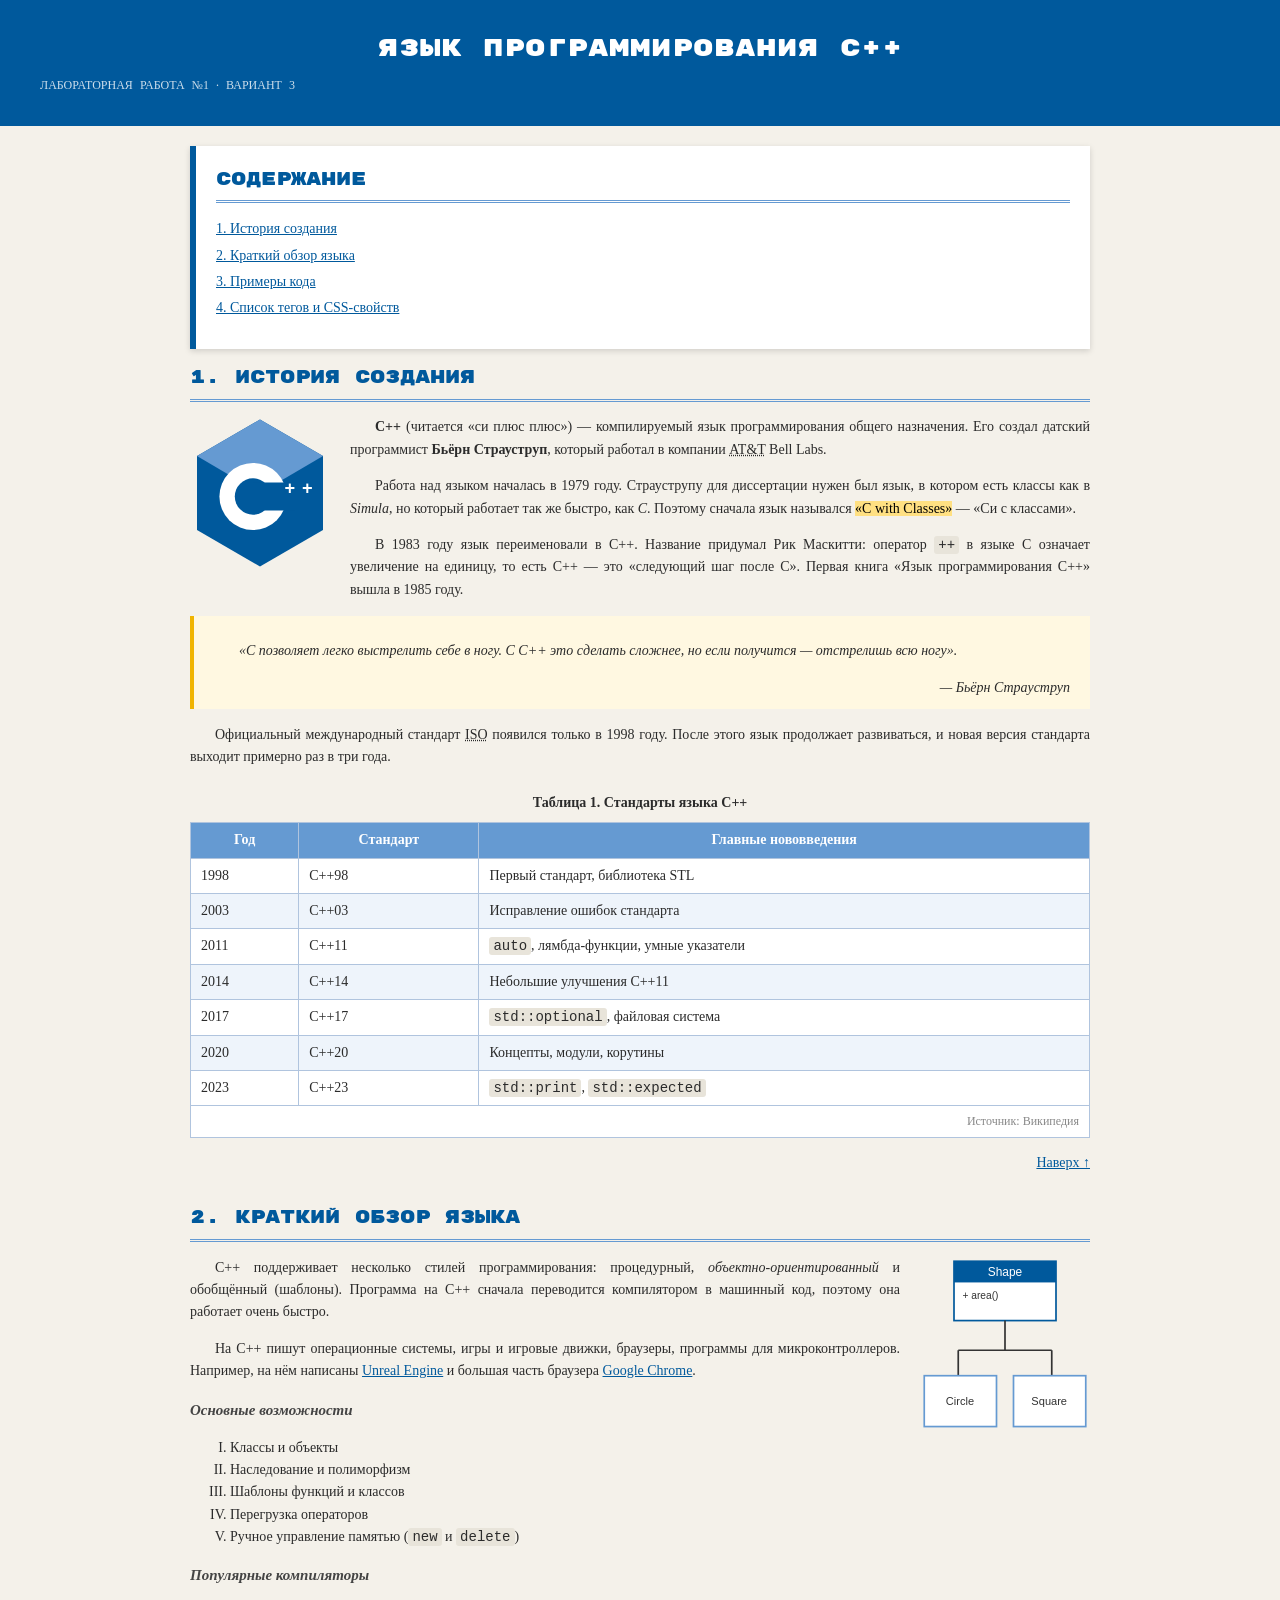
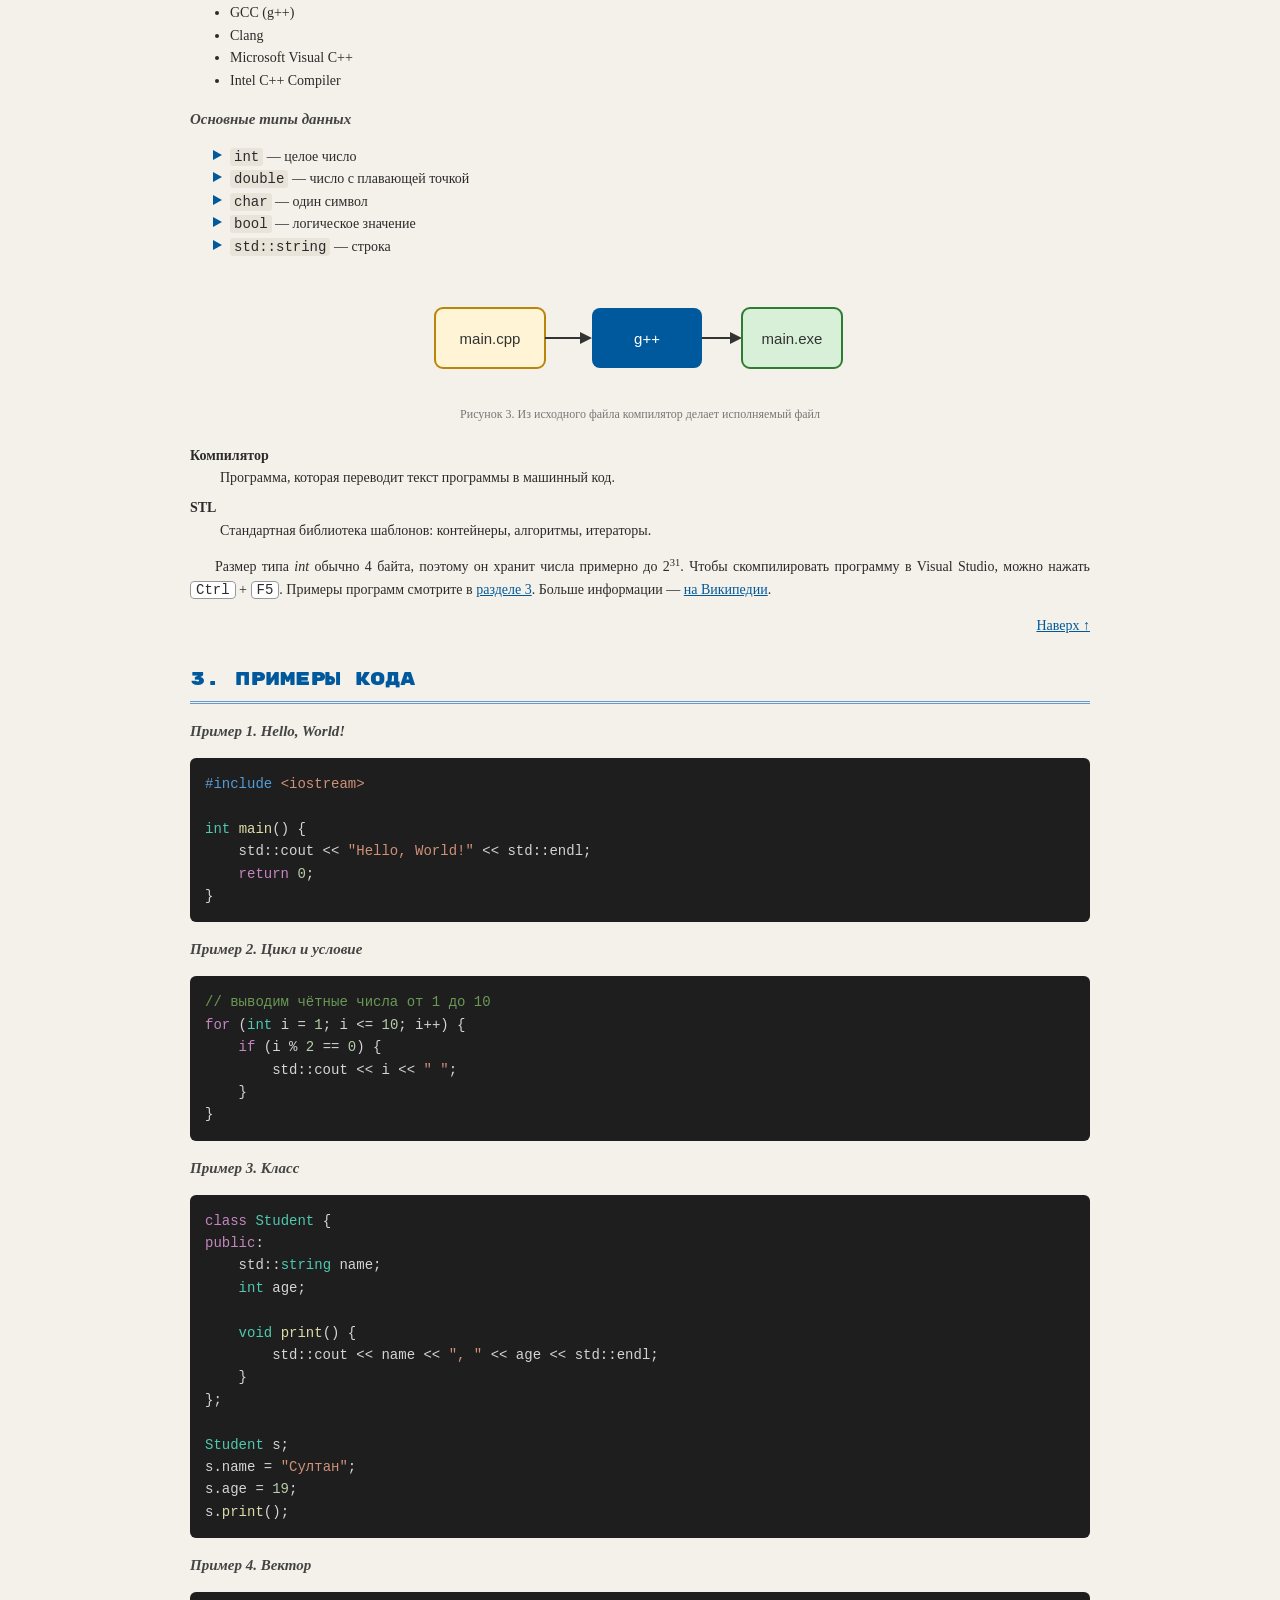
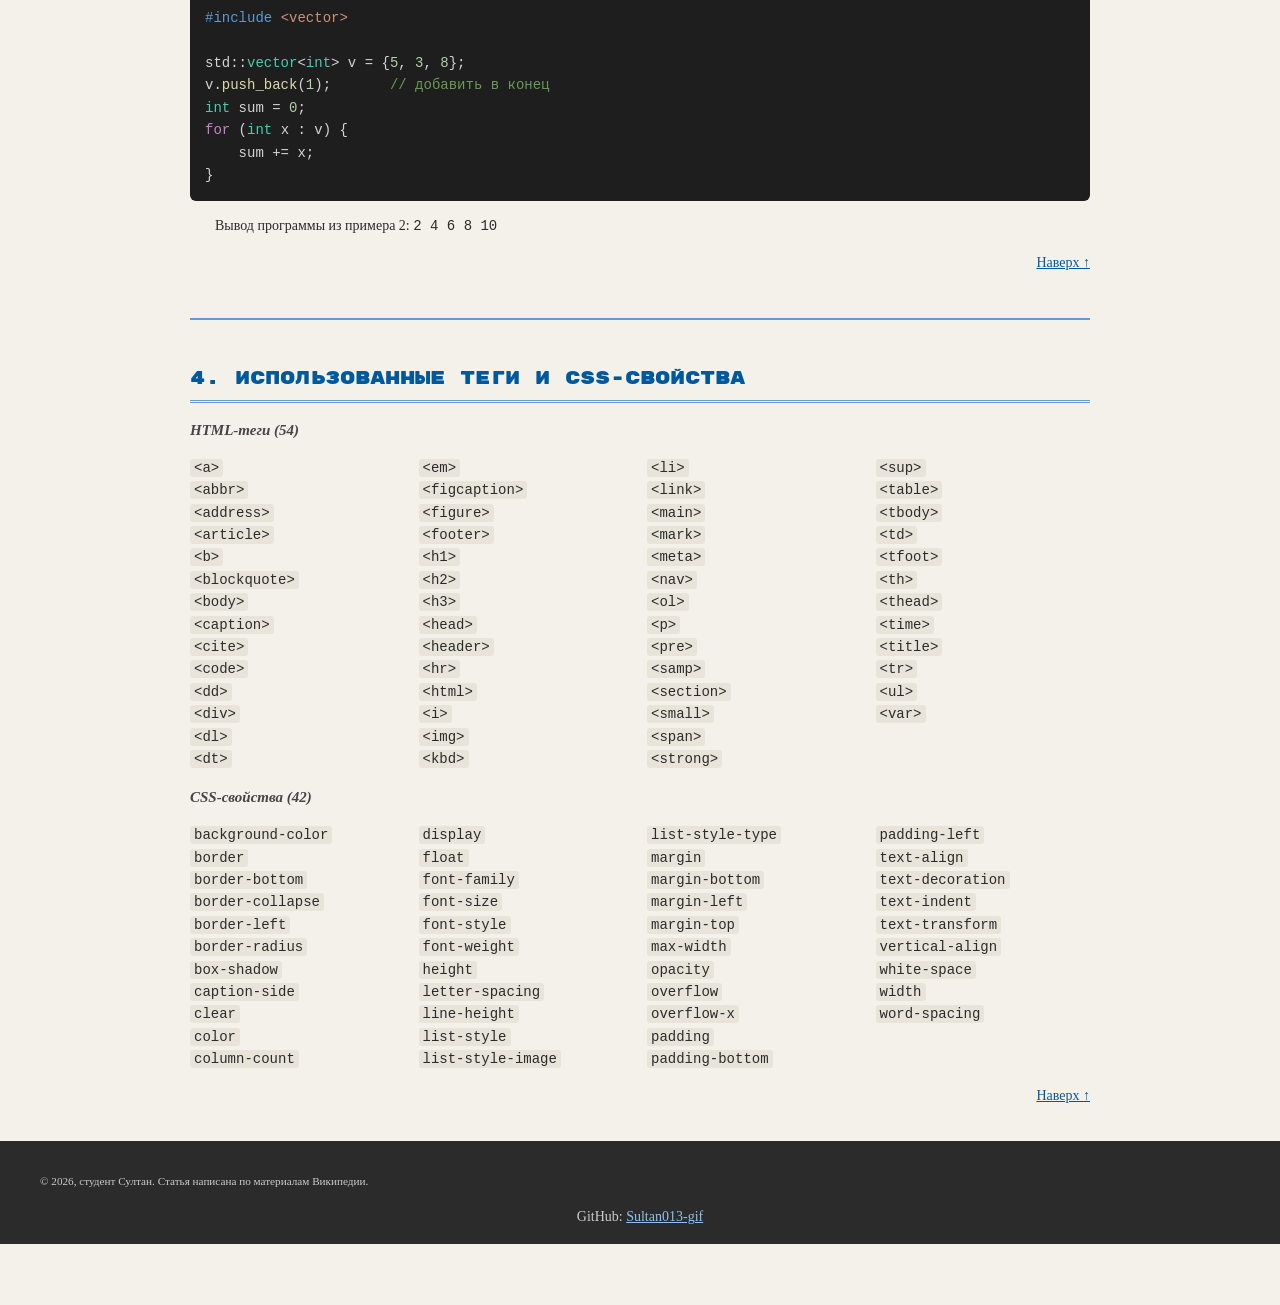
<file: Lab1/index.html>
<!DOCTYPE html>
<html lang="ru">
<head>
    <meta charset="UTF-8">
    <meta name="viewport" content="width=device-width, initial-scale=1.0">
    <title>C++ — статья</title>
    <link rel="stylesheet" href="css/normalize.css">
    <link rel="stylesheet" href="css/main.css">
</head>
<body>

<header class="top" id="start">
    <h1>Язык программирования C++</h1>
    <p class="subtitle">Лабораторная работа №1 &middot; вариант 3</p>
</header>

<div class="page">

    <nav class="menu">
        <h2>Содержание</h2>
        <ul>
            <li><a href="#part1">1. История создания</a></li>
            <li><a href="#part2">2. Краткий обзор языка</a></li>
            <li><a href="#part3">3. Примеры кода</a></li>
            <li><a href="#part4">4. Список тегов и CSS-свойств</a></li>
        </ul>
    </nav>

    <main>
    <article>

        <!-- ===== Раздел 1 ===== -->
        <section id="part1">
            <h2>1. История создания</h2>

            <img class="pic-left" src="images/cpp-logo.svg" alt="Логотип C++" width="140">

            <p>
                <strong>C++</strong> (читается «си плюс плюс») — компилируемый язык программирования
                общего назначения. Его создал датский программист <b>Бьёрн Страуструп</b>,
                который работал в компании <abbr title="American Telephone and Telegraph">AT&amp;T</abbr>
                Bell Labs.
            </p>
            <p>
                Работа над языком началась в <time datetime="1979">1979</time> году. Страуструпу
                для диссертации нужен был язык, в котором есть классы как в <i>Simula</i>,
                но который работает так же быстро, как <i>C</i>. Поэтому сначала язык назывался
                <mark>«C with Classes»</mark> — «Си с классами».
            </p>
            <p>
                В <time datetime="1983">1983</time> году язык переименовали в C++. Название
                придумал Рик Маскитти: оператор <code>++</code> в языке C означает увеличение
                на единицу, то есть C++ — это «следующий шаг после C». Первая книга
                «Язык программирования C++» вышла в 1985 году.
            </p>

            <blockquote>
                <p>«C позволяет легко выстрелить себе в ногу. С C++ это сделать сложнее,
                    но если получится — отстрелишь всю ногу».</p>
                <cite>— Бьёрн Страуструп</cite>
            </blockquote>

            <p>
                Официальный международный стандарт <abbr title="International Organization for Standardization">ISO</abbr>
                появился только в 1998 году. После этого язык продолжает развиваться, и новая
                версия стандарта выходит примерно раз в три года.
            </p>

            <table class="versions">
                <caption>Таблица 1. Стандарты языка C++</caption>
                <thead>
                    <tr>
                        <th>Год</th>
                        <th>Стандарт</th>
                        <th>Главные нововведения</th>
                    </tr>
                </thead>
                <tbody>
                    <tr>
                        <td>1998</td>
                        <td>C++98</td>
                        <td>Первый стандарт, библиотека STL</td>
                    </tr>
                    <tr>
                        <td>2003</td>
                        <td>C++03</td>
                        <td>Исправление ошибок стандарта</td>
                    </tr>
                    <tr>
                        <td>2011</td>
                        <td>C++11</td>
                        <td><code>auto</code>, лямбда-функции, умные указатели</td>
                    </tr>
                    <tr>
                        <td>2014</td>
                        <td>C++14</td>
                        <td>Небольшие улучшения C++11</td>
                    </tr>
                    <tr>
                        <td>2017</td>
                        <td>C++17</td>
                        <td><code>std::optional</code>, файловая система</td>
                    </tr>
                    <tr>
                        <td>2020</td>
                        <td>C++20</td>
                        <td>Концепты, модули, корутины</td>
                    </tr>
                    <tr>
                        <td>2023</td>
                        <td>C++23</td>
                        <td><code>std::print</code>, <code>std::expected</code></td>
                    </tr>
                </tbody>
                <tfoot>
                    <tr>
                        <td colspan="3">Источник: Википедия</td>
                    </tr>
                </tfoot>
            </table>

            <p class="back"><a href="#start">Наверх &uarr;</a></p>
        </section>

        <!-- ===== Раздел 2 ===== -->
        <section id="part2">
            <h2>2. Краткий обзор языка</h2>

            <img class="pic-right" src="images/classes.svg" alt="Схема наследования классов" width="170">

            <p>
                C++ поддерживает несколько стилей программирования: процедурный,
                <em>объектно-ориентированный</em> и обобщённый (шаблоны). Программа на C++
                сначала переводится компилятором в машинный код, поэтому она работает очень быстро.
            </p>
            <p>
                На C++ пишут операционные системы, игры и игровые движки, браузеры,
                программы для микроконтроллеров. Например, на нём написаны
                <a href="https://www.unrealengine.com/" target="_blank">Unreal Engine</a> и большая
                часть браузера <a href="https://www.google.com/chrome/" target="_blank">Google Chrome</a>.
            </p>

            <h3>Основные возможности</h3>
            <ol>
                <li>Классы и объекты</li>
                <li>Наследование и полиморфизм</li>
                <li>Шаблоны функций и классов</li>
                <li>Перегрузка операторов</li>
                <li>Ручное управление памятью (<code>new</code> и <code>delete</code>)</li>
            </ol>

            <h3>Популярные компиляторы</h3>
            <ul class="dots">
                <li>GCC (g++)</li>
                <li>Clang</li>
                <li>Microsoft Visual C++</li>
                <li>Intel C++ Compiler</li>
            </ul>

            <h3>Основные типы данных</h3>
            <ul class="arrows">
                <li><code>int</code> — целое число</li>
                <li><code>double</code> — число с плавающей точкой</li>
                <li><code>char</code> — один символ</li>
                <li><code>bool</code> — логическое значение</li>
                <li><code>std::string</code> — строка</li>
            </ul>

            <figure class="pic-center">
                <img src="images/compiler.svg" alt="Схема компиляции" width="420">
                <figcaption>Рисунок 3. Из исходного файла компилятор делает исполняемый файл</figcaption>
            </figure>

            <dl>
                <dt>Компилятор</dt>
                <dd>Программа, которая переводит текст программы в машинный код.</dd>
                <dt>STL</dt>
                <dd>Стандартная библиотека шаблонов: контейнеры, алгоритмы, итераторы.</dd>
            </dl>

            <p>
                Размер типа <var>int</var> обычно 4 байта, поэтому он хранит числа примерно
                до 2<sup>31</sup>. Чтобы скомпилировать программу в Visual Studio, можно нажать
                <kbd>Ctrl</kbd> + <kbd>F5</kbd>. Примеры программ смотрите в
                <a href="#part3">разделе 3</a>. Больше информации —
                <a href="https://ru.wikipedia.org/wiki/C%2B%2B" target="_blank">на Википедии</a>.
            </p>

            <p class="back"><a href="#start">Наверх &uarr;</a></p>
        </section>

        <!-- ===== Раздел 3 ===== -->
        <section id="part3">
            <h2>3. Примеры кода</h2>

            <h3>Пример 1. Hello, World!</h3>
<pre class="code"><code><span class="pre">#include</span> <span class="str">&lt;iostream&gt;</span>

<span class="type">int</span> <span class="func">main</span>() {
    std::cout &lt;&lt; <span class="str">"Hello, World!"</span> &lt;&lt; std::endl;
    <span class="key">return</span> <span class="num">0</span>;
}</code></pre>

            <h3>Пример 2. Цикл и условие</h3>
<pre class="code"><code><span class="comment">// выводим чётные числа от 1 до 10</span>
<span class="key">for</span> (<span class="type">int</span> i = <span class="num">1</span>; i &lt;= <span class="num">10</span>; i++) {
    <span class="key">if</span> (i % <span class="num">2</span> == <span class="num">0</span>) {
        std::cout &lt;&lt; i &lt;&lt; <span class="str">" "</span>;
    }
}</code></pre>

            <h3>Пример 3. Класс</h3>
<pre class="code"><code><span class="key">class</span> <span class="type">Student</span> {
<span class="key">public</span>:
    std::<span class="type">string</span> name;
    <span class="type">int</span> age;

    <span class="type">void</span> <span class="func">print</span>() {
        std::cout &lt;&lt; name &lt;&lt; <span class="str">", "</span> &lt;&lt; age &lt;&lt; std::endl;
    }
};

<span class="type">Student</span> s;
s.name = <span class="str">"Султан"</span>;
s.age = <span class="num">19</span>;
s.<span class="func">print</span>();</code></pre>

            <h3>Пример 4. Вектор</h3>
<pre class="code"><code><span class="pre">#include</span> <span class="str">&lt;vector&gt;</span>

std::<span class="type">vector</span>&lt;<span class="type">int</span>&gt; v = {<span class="num">5</span>, <span class="num">3</span>, <span class="num">8</span>};
v.<span class="func">push_back</span>(<span class="num">1</span>);       <span class="comment">// добавить в конец</span>
<span class="type">int</span> sum = <span class="num">0</span>;
<span class="key">for</span> (<span class="type">int</span> x : v) {
    sum += x;
}</code></pre>

            <p>Вывод программы из примера 2: <samp>2 4 6 8 10</samp></p>

            <p class="back"><a href="#start">Наверх &uarr;</a></p>
        </section>

        <hr>

        <!-- ===== Раздел 4 ===== -->
        <section id="part4">
            <h2>4. Использованные теги и CSS-свойства</h2>

            <h3>HTML-теги (54)</h3>
            <ul class="list-used">
                <li><code>&lt;a&gt;</code></li>
                <li><code>&lt;abbr&gt;</code></li>
                <li><code>&lt;address&gt;</code></li>
                <li><code>&lt;article&gt;</code></li>
                <li><code>&lt;b&gt;</code></li>
                <li><code>&lt;blockquote&gt;</code></li>
                <li><code>&lt;body&gt;</code></li>
                <li><code>&lt;caption&gt;</code></li>
                <li><code>&lt;cite&gt;</code></li>
                <li><code>&lt;code&gt;</code></li>
                <li><code>&lt;dd&gt;</code></li>
                <li><code>&lt;div&gt;</code></li>
                <li><code>&lt;dl&gt;</code></li>
                <li><code>&lt;dt&gt;</code></li>
                <li><code>&lt;em&gt;</code></li>
                <li><code>&lt;figcaption&gt;</code></li>
                <li><code>&lt;figure&gt;</code></li>
                <li><code>&lt;footer&gt;</code></li>
                <li><code>&lt;h1&gt;</code></li>
                <li><code>&lt;h2&gt;</code></li>
                <li><code>&lt;h3&gt;</code></li>
                <li><code>&lt;head&gt;</code></li>
                <li><code>&lt;header&gt;</code></li>
                <li><code>&lt;hr&gt;</code></li>
                <li><code>&lt;html&gt;</code></li>
                <li><code>&lt;i&gt;</code></li>
                <li><code>&lt;img&gt;</code></li>
                <li><code>&lt;kbd&gt;</code></li>
                <li><code>&lt;li&gt;</code></li>
                <li><code>&lt;link&gt;</code></li>
                <li><code>&lt;main&gt;</code></li>
                <li><code>&lt;mark&gt;</code></li>
                <li><code>&lt;meta&gt;</code></li>
                <li><code>&lt;nav&gt;</code></li>
                <li><code>&lt;ol&gt;</code></li>
                <li><code>&lt;p&gt;</code></li>
                <li><code>&lt;pre&gt;</code></li>
                <li><code>&lt;samp&gt;</code></li>
                <li><code>&lt;section&gt;</code></li>
                <li><code>&lt;small&gt;</code></li>
                <li><code>&lt;span&gt;</code></li>
                <li><code>&lt;strong&gt;</code></li>
                <li><code>&lt;sup&gt;</code></li>
                <li><code>&lt;table&gt;</code></li>
                <li><code>&lt;tbody&gt;</code></li>
                <li><code>&lt;td&gt;</code></li>
                <li><code>&lt;tfoot&gt;</code></li>
                <li><code>&lt;th&gt;</code></li>
                <li><code>&lt;thead&gt;</code></li>
                <li><code>&lt;time&gt;</code></li>
                <li><code>&lt;title&gt;</code></li>
                <li><code>&lt;tr&gt;</code></li>
                <li><code>&lt;ul&gt;</code></li>
                <li><code>&lt;var&gt;</code></li>
            </ul>

            <h3>CSS-свойства (42)</h3>
            <ul class="list-used">
                <li><code>background-color</code></li>
                <li><code>border</code></li>
                <li><code>border-bottom</code></li>
                <li><code>border-collapse</code></li>
                <li><code>border-left</code></li>
                <li><code>border-radius</code></li>
                <li><code>box-shadow</code></li>
                <li><code>caption-side</code></li>
                <li><code>clear</code></li>
                <li><code>color</code></li>
                <li><code>column-count</code></li>
                <li><code>display</code></li>
                <li><code>float</code></li>
                <li><code>font-family</code></li>
                <li><code>font-size</code></li>
                <li><code>font-style</code></li>
                <li><code>font-weight</code></li>
                <li><code>height</code></li>
                <li><code>letter-spacing</code></li>
                <li><code>line-height</code></li>
                <li><code>list-style</code></li>
                <li><code>list-style-image</code></li>
                <li><code>list-style-type</code></li>
                <li><code>margin</code></li>
                <li><code>margin-bottom</code></li>
                <li><code>margin-left</code></li>
                <li><code>margin-top</code></li>
                <li><code>max-width</code></li>
                <li><code>opacity</code></li>
                <li><code>overflow</code></li>
                <li><code>overflow-x</code></li>
                <li><code>padding</code></li>
                <li><code>padding-bottom</code></li>
                <li><code>padding-left</code></li>
                <li><code>text-align</code></li>
                <li><code>text-decoration</code></li>
                <li><code>text-indent</code></li>
                <li><code>text-transform</code></li>
                <li><code>vertical-align</code></li>
                <li><code>white-space</code></li>
                <li><code>width</code></li>
                <li><code>word-spacing</code></li>
            </ul>

            <p class="back"><a href="#start">Наверх &uarr;</a></p>
        </section>

    </article>
    </main>

</div>

<footer class="bottom">
    <p><small>&copy; 2026, студент Султан. Статья написана по материалам Википедии.</small></p>
    <address>GitHub: <a href="https://github.com/Sultan013-gif" target="_blank">Sultan013-gif</a></address>
</footer>

</body>
</html>
</file>
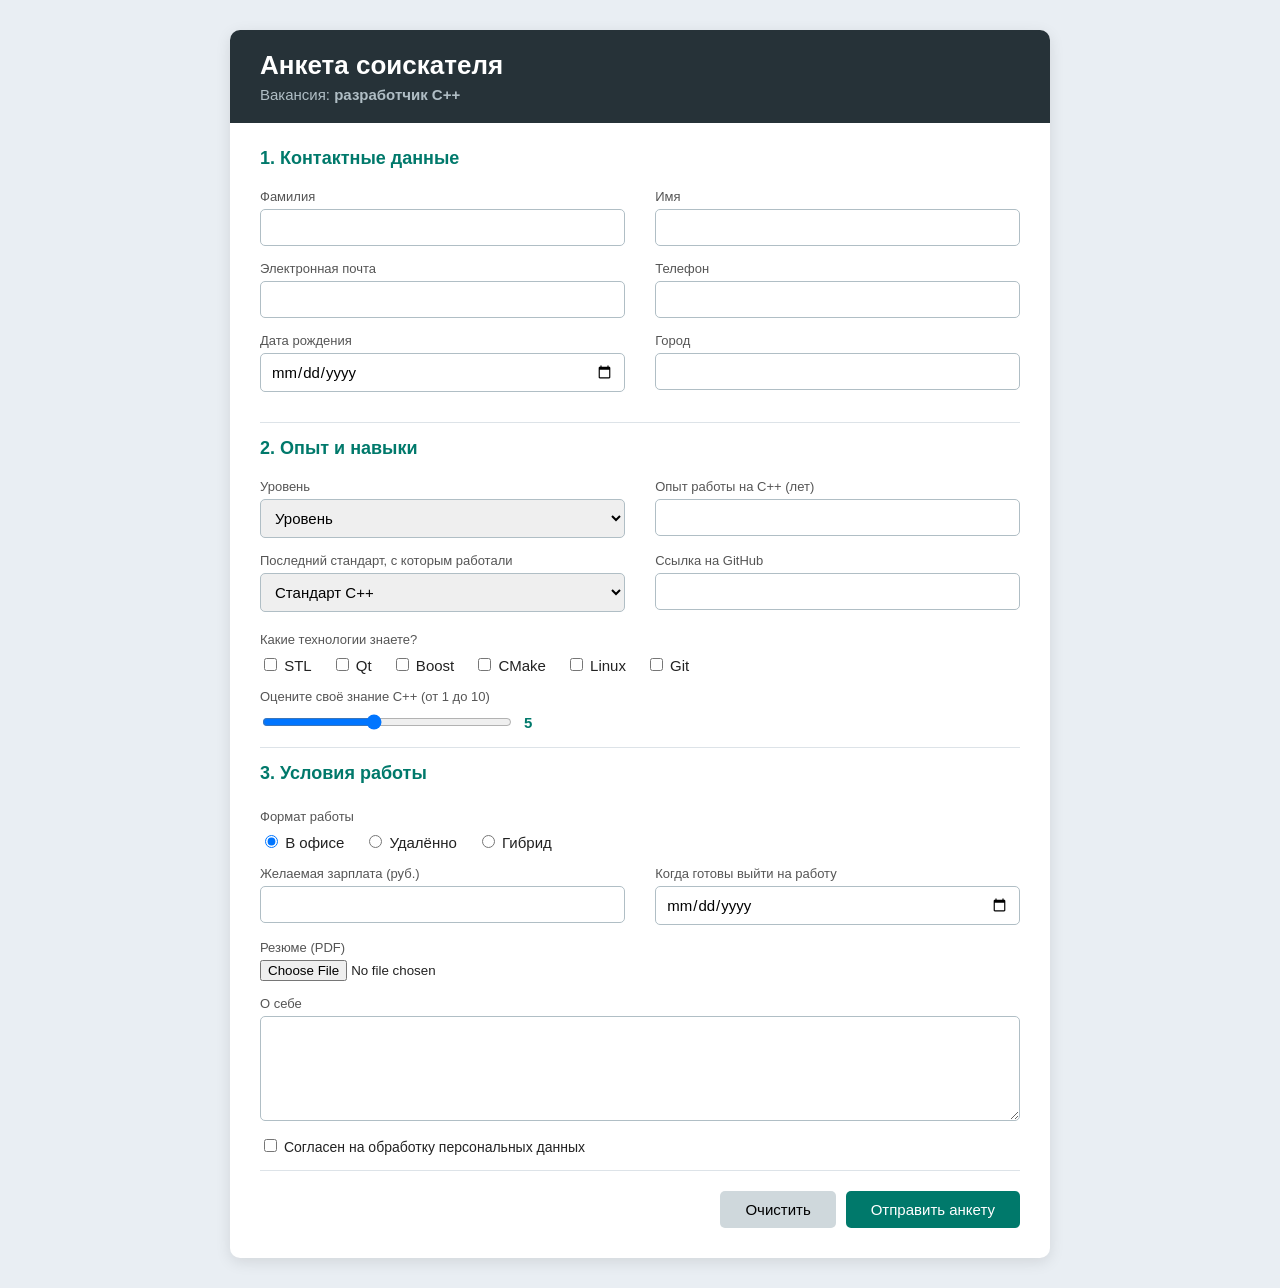
<file: Lab3/index.html>
<!DOCTYPE html>
<html lang="ru">
<head>
    <meta charset="UTF-8">
    <meta name="viewport" content="width=device-width, initial-scale=1.0">
    <title>Анкета соискателя — разработчик C++</title>
    <link rel="stylesheet" href="style.css">
</head>
<body>

<div class="card">
    <div class="card-head">
        <h1>Анкета соискателя</h1>
        <p>Вакансия: <b>разработчик C++</b></p>
    </div>

    <form class="card-body" action="#" method="post" enctype="multipart/form-data">

        <!-- ===== Блок 1. Контакты ===== -->
        <fieldset>
            <legend>1. Контактные данные</legend>

            <div class="fields">
                <div class="field">
                    <label for="last-name">Фамилия</label>
                    <input type="text" id="last-name" name="last_name" placeholder="Фамилия" required>
                </div>
                <div class="field">
                    <label for="first-name">Имя</label>
                    <input type="text" id="first-name" name="first_name" placeholder="Имя" required>
                </div>
                <div class="field">
                    <label for="email">Электронная почта</label>
                    <input type="email" id="email" name="email" placeholder="Электронная почта" required>
                </div>
                <div class="field">
                    <label for="phone">Телефон</label>
                    <input type="tel" id="phone" name="phone" placeholder="Телефон" required>
                </div>
                <div class="field">
                    <label for="birth">Дата рождения</label>
                    <input type="date" id="birth" name="birth" title="Дата рождения">
                </div>
                <div class="field">
                    <label for="city">Город</label>
                    <input type="text" id="city" name="city" list="cities" placeholder="Город">
                    <datalist id="cities">
                        <option value="Красноярск">
                        <option value="Новосибирск">
                        <option value="Москва">
                        <option value="Санкт-Петербург">
                    </datalist>
                </div>
            </div>
        </fieldset>

        <!-- ===== Блок 2. Опыт ===== -->
        <fieldset>
            <legend>2. Опыт и навыки</legend>

            <div class="fields">
                <div class="field">
                    <label for="level">Уровень</label>
                    <select id="level" name="level">
                        <option value="" disabled selected>Уровень</option>
                        <option value="intern">Стажёр</option>
                        <option value="junior">Junior</option>
                        <option value="middle">Middle</option>
                        <option value="senior">Senior</option>
                    </select>
                </div>
                <div class="field">
                    <label for="years">Опыт работы на C++ (лет)</label>
                    <input type="number" id="years" name="years" min="0" max="40" placeholder="Опыт на C++ (лет)">
                </div>
                <div class="field">
                    <label for="standard">Последний стандарт, с которым работали</label>
                    <select id="standard" name="standard">
                        <option value="" disabled selected>Стандарт C++</option>
                        <optgroup label="Старые">
                            <option>C++98</option>
                            <option>C++03</option>
                        </optgroup>
                        <optgroup label="Современные">
                            <option>C++11</option>
                            <option>C++14</option>
                            <option>C++17</option>
                            <option>C++20</option>
                            <option>C++23</option>
                        </optgroup>
                    </select>
                </div>
                <div class="field">
                    <label for="github">Ссылка на GitHub</label>
                    <input type="url" id="github" name="github" placeholder="Ссылка на GitHub">
                </div>
            </div>

            <p class="group-title">Какие технологии знаете?</p>
            <div class="checks">
                <label><input type="checkbox" name="tech" value="stl"> STL</label>
                <label><input type="checkbox" name="tech" value="qt"> Qt</label>
                <label><input type="checkbox" name="tech" value="boost"> Boost</label>
                <label><input type="checkbox" name="tech" value="cmake"> CMake</label>
                <label><input type="checkbox" name="tech" value="linux"> Linux</label>
                <label><input type="checkbox" name="tech" value="git"> Git</label>
            </div>

            <p class="group-title">Оцените своё знание C++ (от 1 до 10)</p>
            <div class="range-box">
                <input type="range" id="skill" name="skill" min="1" max="10" value="5"
                       oninput="skillValue.value = this.value">
                <output id="skillValue" for="skill">5</output>
            </div>
        </fieldset>

        <!-- ===== Блок 3. Условия ===== -->
        <fieldset>
            <legend>3. Условия работы</legend>

            <p class="group-title">Формат работы</p>
            <div class="checks">
                <label><input type="radio" name="format" value="office" checked> В офисе</label>
                <label><input type="radio" name="format" value="remote"> Удалённо</label>
                <label><input type="radio" name="format" value="hybrid"> Гибрид</label>
            </div>

            <div class="fields">
                <div class="field">
                    <label for="salary">Желаемая зарплата (руб.)</label>
                    <input type="number" id="salary" name="salary" step="5000" placeholder="Желаемая зарплата (руб.)">
                </div>
                <div class="field">
                    <label for="start">Когда готовы выйти на работу</label>
                    <input type="date" id="start" name="start" title="Дата выхода на работу">
                </div>
            </div>

            <div class="field">
                <label for="resume">Резюме (PDF)</label>
                <input type="file" id="resume" name="resume" accept=".pdf">
            </div>

            <div class="field">
                <label for="about">О себе</label>
                <textarea id="about" name="about" rows="5" placeholder="Расскажите о себе и своих проектах"></textarea>
            </div>

            <label class="agree">
                <input type="checkbox" name="agree" required>
                Согласен на обработку персональных данных
            </label>
        </fieldset>

        <div class="buttons">
            <button type="reset" class="btn-gray">Очистить</button>
            <button type="submit" class="btn-main">Отправить анкету</button>
        </div>
    </form>
</div>

</body>
</html>
</file>
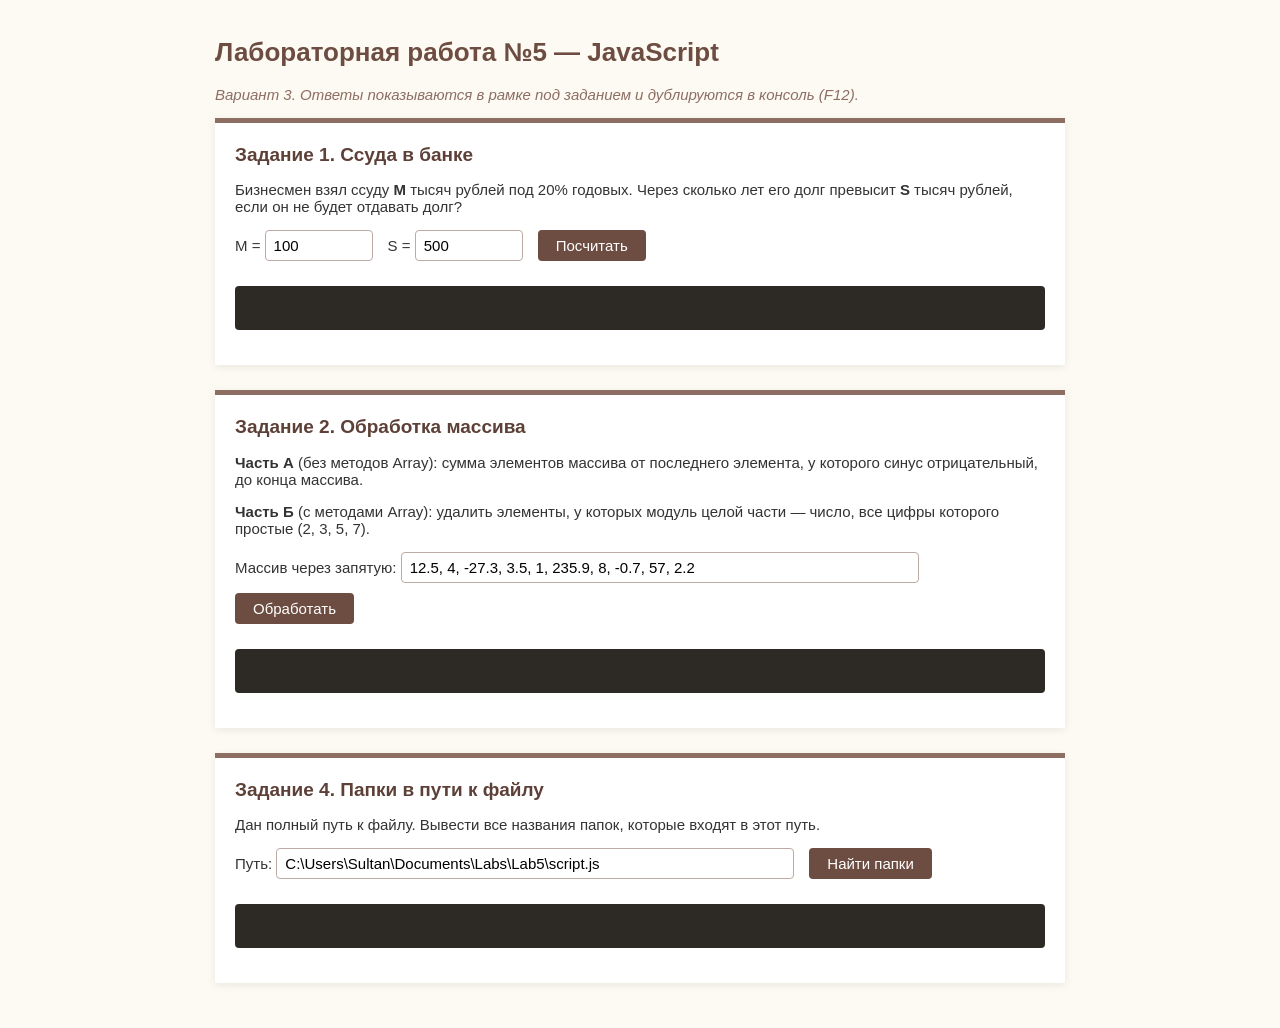
<file: Lab5/index.html>
<!DOCTYPE html>
<html lang="ru">
<head>
    <meta charset="UTF-8">
    <meta name="viewport" content="width=device-width, initial-scale=1.0">
    <title>Lab5. Основы JavaScript</title>
    <link rel="stylesheet" href="style.css">
</head>
<body>

<h1>Лабораторная работа №5 — JavaScript</h1>
<p class="note">Вариант 3. Ответы показываются в рамке под заданием и дублируются в консоль (F12).</p>

<div class="task">
    <h2>Задание 1. Ссуда в банке</h2>
    <p>
        Бизнесмен взял ссуду <b>M</b> тысяч рублей под 20% годовых. Через сколько лет его долг
        превысит <b>S</b> тысяч рублей, если он не будет отдавать долг?
    </p>
    <div class="inputs">
        <label>M = <input type="number" id="loan" value="100"></label>
        <label>S = <input type="number" id="limit" value="500"></label>
        <button id="btn-task1">Посчитать</button>
    </div>
    <pre class="answer" id="answer1"></pre>
</div>

<div class="task">
    <h2>Задание 2. Обработка массива</h2>
    <p>
        <b>Часть А</b> (без методов Array): сумма элементов массива от последнего элемента,
        у которого синус отрицательный, до конца массива.
    </p>
    <p>
        <b>Часть Б</b> (с методами Array): удалить элементы, у которых модуль целой части —
        число, все цифры которого простые (2, 3, 5, 7).
    </p>
    <div class="inputs">
        <label>Массив через запятую:
            <input type="text" id="numbers" class="wide" value="12.5, 4, -27.3, 3.5, 1, 235.9, 8, -0.7, 57, 2.2">
        </label>
        <button id="btn-task2">Обработать</button>
    </div>
    <pre class="answer" id="answer2"></pre>
</div>

<div class="task">
    <h2>Задание 4. Папки в пути к файлу</h2>
    <p>Дан полный путь к файлу. Вывести все названия папок, которые входят в этот путь.</p>
    <div class="inputs">
        <label>Путь:
            <input type="text" id="path" class="wide" value="C:\Users\Sultan\Documents\Labs\Lab5\script.js">
        </label>
        <button id="btn-task4">Найти папки</button>
    </div>
    <pre class="answer" id="answer4"></pre>
</div>

<script src="script.js"></script>
</body>
</html>
</file>
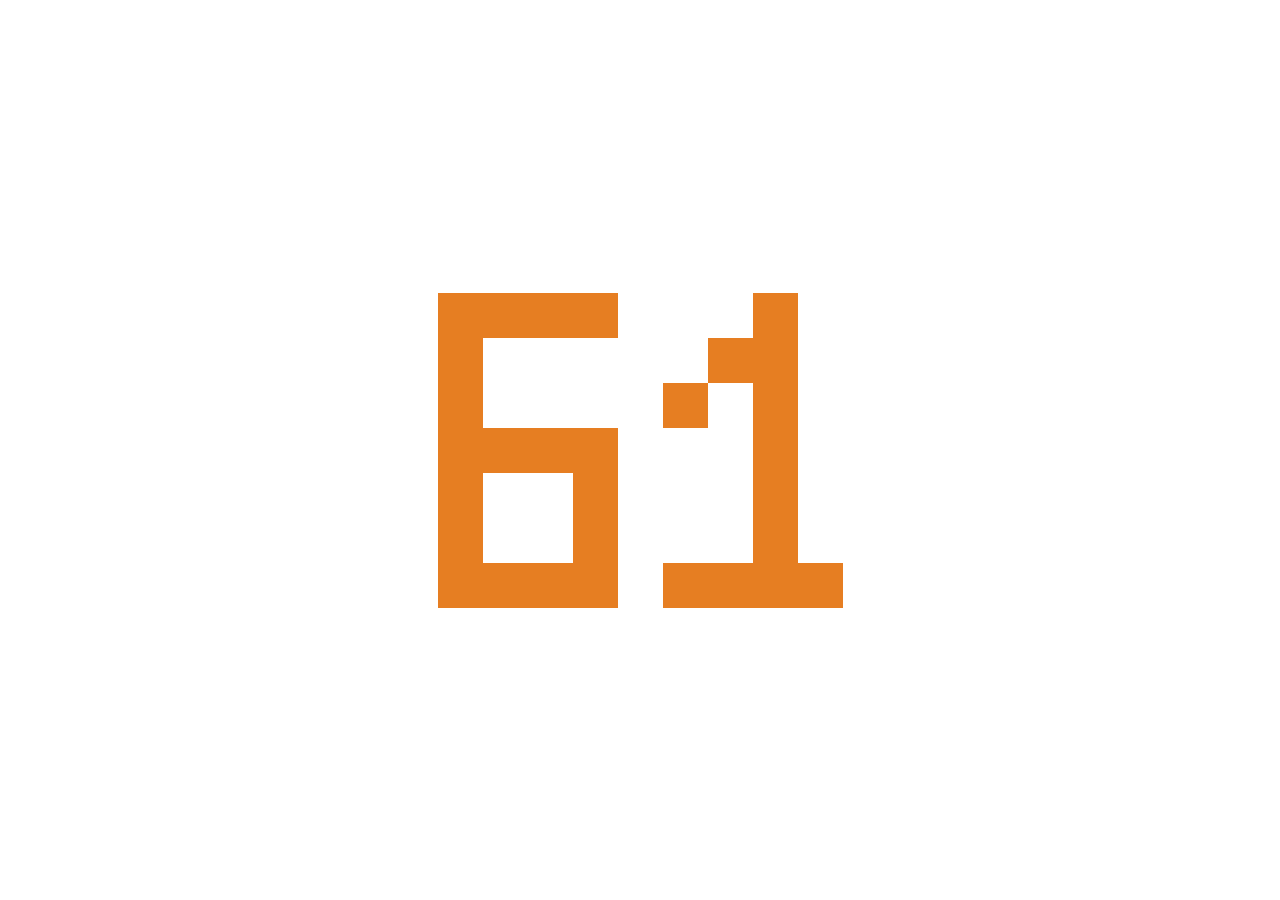
<file: Lab2/task1/index.html>
<!DOCTYPE html>
<html lang="ru">
<head>
    <meta charset="UTF-8">
    <title>Lab2. Цифры 61</title>
    <link rel="stylesheet" href="style.css">
</head>
<body>
<!--
    Каждая цифра — это 4 столбика по 7 квадратиков.
    Столбики идут слева направо, квадратики в столбике — сверху вниз.
    .fill — закрашенный квадрат, .empty — пустой.
-->
<div class="digits">

    <!-- Цифра 6 -->
    <div class="digit">
        <div class="col">
            <div class="fill"></div><div class="fill"></div><div class="fill"></div><div class="fill"></div>
            <div class="fill"></div><div class="fill"></div><div class="fill"></div>
        </div>
        <div class="col">
            <div class="fill"></div><div class="empty"></div><div class="empty"></div><div class="fill"></div>
            <div class="empty"></div><div class="empty"></div><div class="fill"></div>
        </div>
        <div class="col">
            <div class="fill"></div><div class="empty"></div><div class="empty"></div><div class="fill"></div>
            <div class="empty"></div><div class="empty"></div><div class="fill"></div>
        </div>
        <div class="col">
            <div class="fill"></div><div class="empty"></div><div class="empty"></div><div class="fill"></div>
            <div class="fill"></div><div class="fill"></div><div class="fill"></div>
        </div>
    </div>

    <!-- Промежуток между цифрами: один пустой столбик -->
    <div class="col">
        <div class="empty"></div><div class="empty"></div><div class="empty"></div><div class="empty"></div>
        <div class="empty"></div><div class="empty"></div><div class="empty"></div>
    </div>

    <!-- Цифра 1 -->
    <div class="digit">
        <div class="col">
            <div class="empty"></div><div class="empty"></div><div class="fill"></div><div class="empty"></div>
            <div class="empty"></div><div class="empty"></div><div class="fill"></div>
        </div>
        <div class="col">
            <div class="empty"></div><div class="fill"></div><div class="empty"></div><div class="empty"></div>
            <div class="empty"></div><div class="empty"></div><div class="fill"></div>
        </div>
        <div class="col">
            <div class="fill"></div><div class="fill"></div><div class="fill"></div><div class="fill"></div>
            <div class="fill"></div><div class="fill"></div><div class="fill"></div>
        </div>
        <div class="col">
            <div class="empty"></div><div class="empty"></div><div class="empty"></div><div class="empty"></div>
            <div class="empty"></div><div class="empty"></div><div class="fill"></div>
        </div>
    </div>

</div>
</body>
</html>
</file>
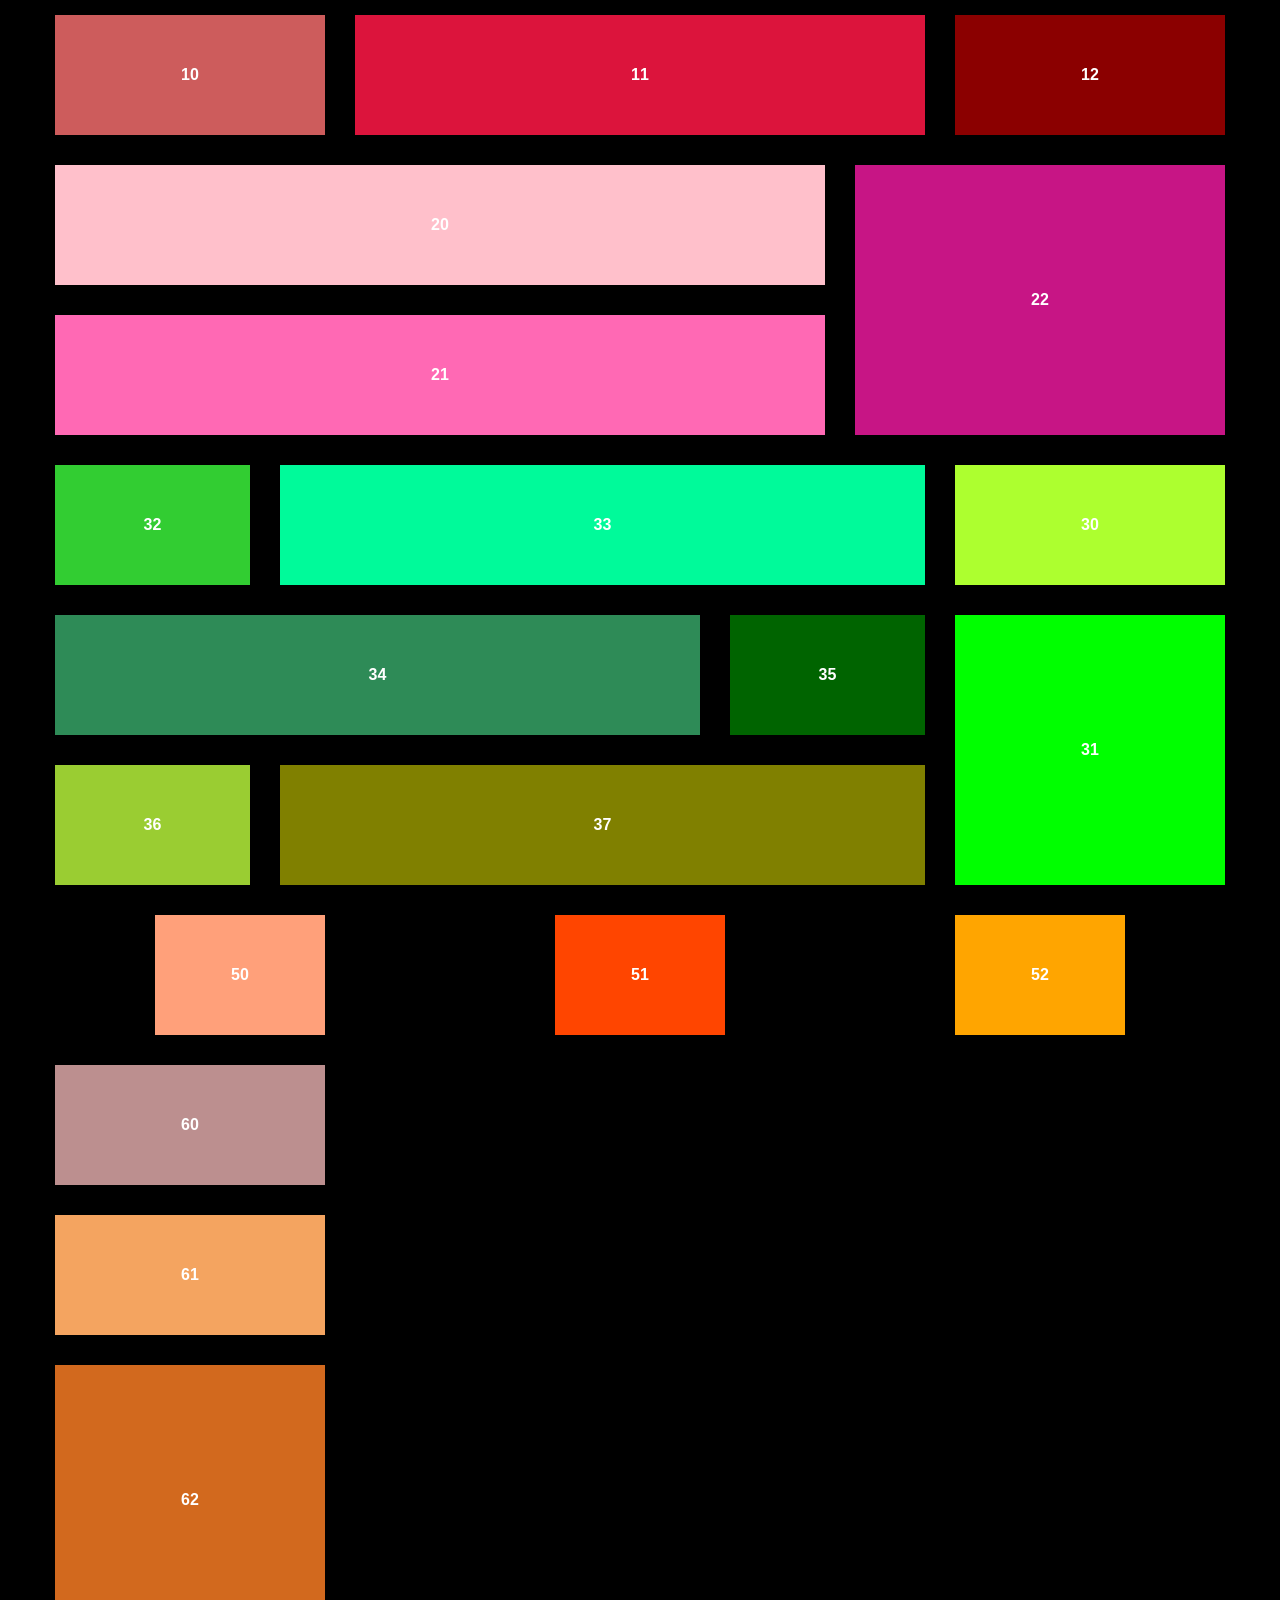
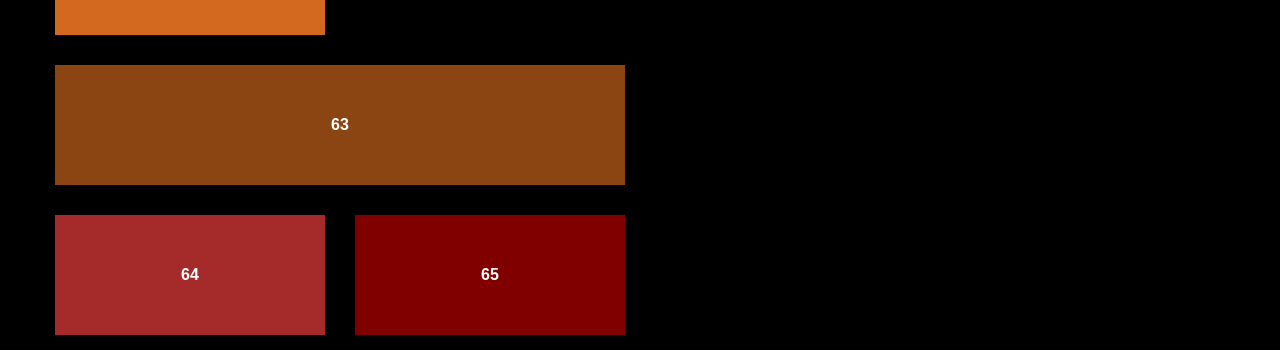
<file: Lab2/task2/index.html>
<!DOCTYPE html>
<html lang="ru">
<head>
    <meta charset="UTF-8">
    <meta name="viewport" content="width=device-width, initial-scale=1.0">
    <title>Lab2. Адаптивный макет, вариант 15</title>
    <link rel="stylesheet" href="style.css">
</head>
<body>
<div class="layout">

    <!-- Ряд 1 -->
    <div class="row1">
        <div class="cell c10">10</div>
        <div class="cell c11">11</div>
        <div class="cell c12">12</div>
    </div>

    <!-- Ряд 2 -->
    <div class="row2">
        <div class="row2-left">
            <div class="cell c20">20</div>
            <div class="cell c21">21</div>
        </div>
        <div class="cell c22">22</div>
    </div>

    <!-- Ряд 3 -->
    <div class="row3">
        <div class="row3-left">
            <div class="line">
                <div class="cell c32 small">32</div>
                <div class="cell c33 big">33</div>
            </div>
            <div class="line">
                <div class="cell c34 big">34</div>
                <div class="cell c35 small">35</div>
            </div>
            <div class="line">
                <div class="cell c36 small">36</div>
                <div class="cell c37 big">37</div>
            </div>
        </div>
        <div class="row3-right">
            <div class="cell c30">30</div>
            <div class="cell c31">31</div>
        </div>
    </div>

    <!-- Ряд 4 -->
    <div class="row4">
        <div class="cell c50">50</div>
        <div class="cell c51">51</div>
        <div class="cell c52">52</div>
    </div>

    <!-- Ряд 5 -->
    <div class="row5">
        <div class="row5-pair1">
            <div class="cell c60">60</div>
            <div class="cell c61">61</div>
        </div>
        <div class="cell c62">62</div>
        <div class="cell c63">63</div>
        <div class="row5-pair2">
            <div class="cell c64">64</div>
            <div class="cell c65">65</div>
        </div>
    </div>

</div>
</body>
</html>
</file>
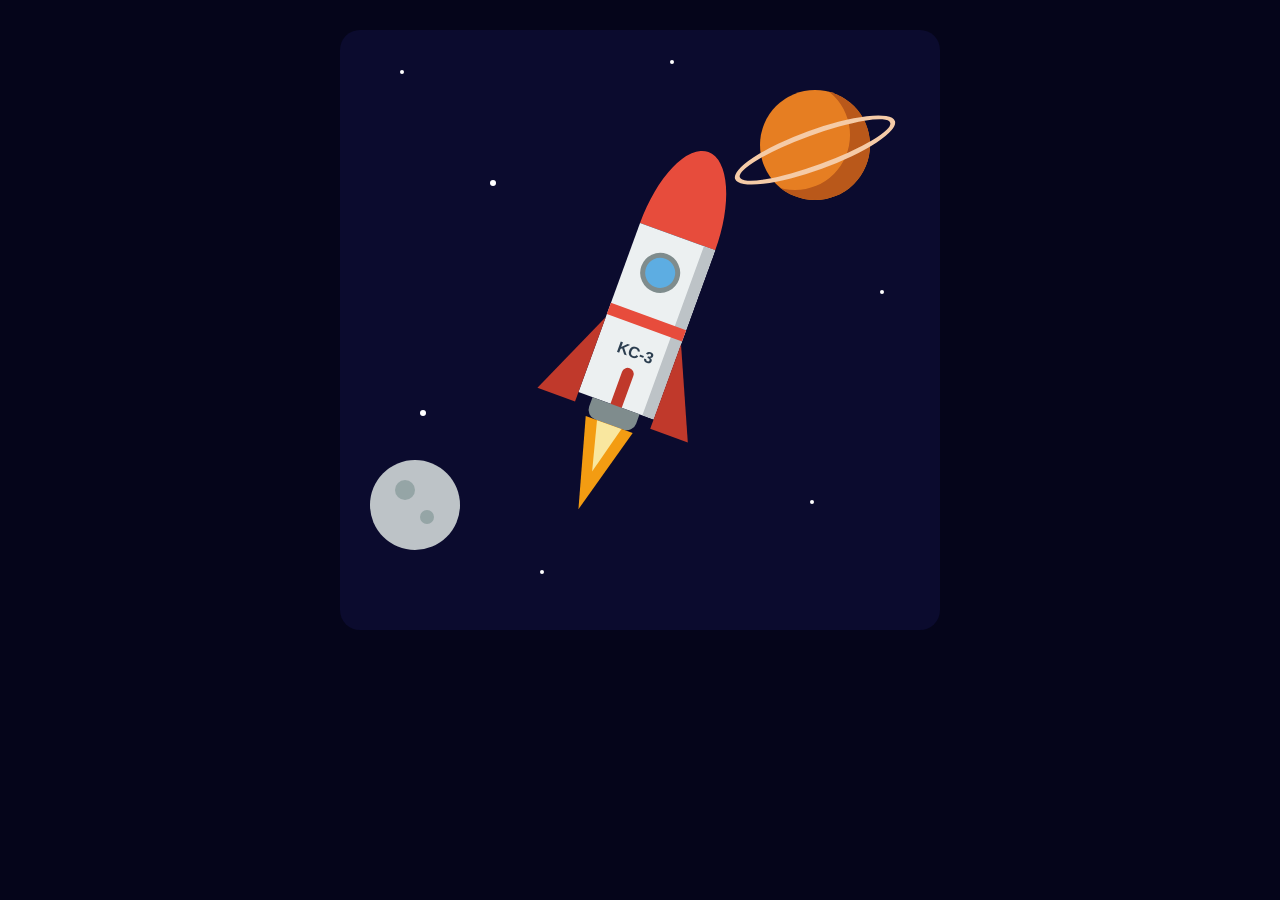
<file: Lab4/task1/index.html>
<!DOCTYPE html>
<html lang="ru">
<head>
    <meta charset="UTF-8">
    <title>Lab4. Космический корабль</title>
    <link rel="stylesheet" href="style.css">
</head>
<body>

<div class="space">

    <div class="star s1"></div>
    <div class="star s2"></div>
    <div class="star s3"></div>
    <div class="star s4"></div>
    <div class="star s5"></div>
    <div class="star s6"></div>
    <div class="star s7"></div>
    <div class="star s8"></div>

    <div class="planet">
        <div class="ring"></div>
    </div>

    <div class="moon">
        <div class="crater c1"></div>
        <div class="crater c2"></div>
    </div>

    <div class="ship">
        <div class="nose"></div>
        <div class="body">
            <div class="window"></div>
            <div class="stripe"></div>
            <div class="label">KC-3</div>
        </div>
        <div class="fin fin-left"></div>
        <div class="fin fin-right"></div>
        <div class="fin-middle"></div>
        <div class="nozzle"></div>
        <div class="fire fire-big"></div>
        <div class="fire fire-small"></div>
    </div>

</div>

</body>
</html>
</file>
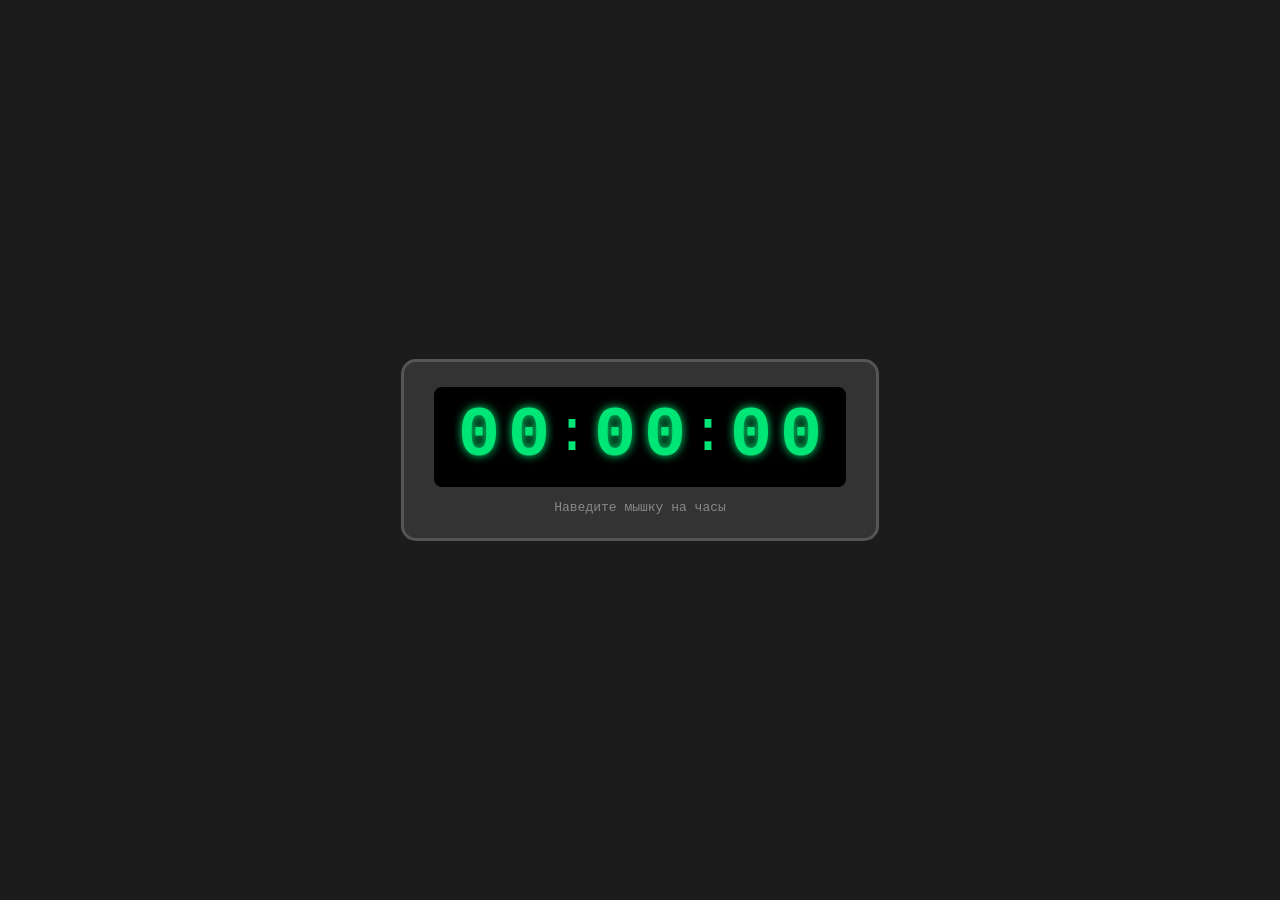
<file: Lab4/task2/index.html>
<!DOCTYPE html>
<html lang="ru">
<head>
    <meta charset="UTF-8">
    <title>Lab4. Электронные часы</title>
    <link rel="stylesheet" href="style.css">
</head>
<body>


<div class="clock">
    <div class="screen">

        <!-- Часы: лента из 24 значений (00..23) -->
        <div class="digit">
            <div class="strip hours">
                <span>0</span><span>0</span><span>0</span><span>0</span><span>0</span>
                <span>0</span><span>0</span><span>0</span><span>0</span><span>0</span>
                <span>1</span><span>1</span><span>1</span><span>1</span><span>1</span>
                <span>1</span><span>1</span><span>1</span><span>1</span><span>1</span>
                <span>2</span><span>2</span><span>2</span><span>2</span>
            </div>
        </div>
        <div class="digit">
            <div class="strip hours">
                <span>0</span><span>1</span><span>2</span><span>3</span><span>4</span>
                <span>5</span><span>6</span><span>7</span><span>8</span><span>9</span>
                <span>0</span><span>1</span><span>2</span><span>3</span><span>4</span>
                <span>5</span><span>6</span><span>7</span><span>8</span><span>9</span>
                <span>0</span><span>1</span><span>2</span><span>3</span>
            </div>
        </div>

        <div class="colon">:</div>

        <div class="digit">
            <div class="strip min-tens">
                <span>0</span><span>1</span><span>2</span><span>3</span><span>4</span><span>5</span>
            </div>
        </div>
        <div class="digit">
            <div class="strip min-units">
                <span>0</span><span>1</span><span>2</span><span>3</span><span>4</span>
                <span>5</span><span>6</span><span>7</span><span>8</span><span>9</span>
            </div>
        </div>

        <div class="colon">:</div>

        <div class="digit">
            <div class="strip sec-tens">
                <span>0</span><span>1</span><span>2</span><span>3</span><span>4</span><span>5</span>
            </div>
        </div>
        <div class="digit">
            <div class="strip sec-units">
                <span>0</span><span>1</span><span>2</span><span>3</span><span>4</span>
                <span>5</span><span>6</span><span>7</span><span>8</span><span>9</span>
            </div>
        </div>

    </div>
    <p class="caption">Наведите мышку на часы</p>
</div>

<script>
  
    var now = new Date();
    var seconds = now.getHours() * 3600 + now.getMinutes() * 60 + now.getSeconds();
    var strips = document.querySelectorAll(".strip");
    for (var i = 0; i < strips.length; i++) {
        strips[i].style.animationDelay = "-" + seconds + "s";
    }
</script>

</body>
</html>
</file>
<file: Lab1/css/main.css>
@font-face {
    font-family: "RubikMono";
    src: url("../fonts/RubikMonoOne-Regular.ttf") format("truetype");
}


body {
    font-family: Georgia, "Times New Roman", serif;
    font-size: 14px;
    line-height: 1.6;
    color: #2b2b2b;
    background-color: #f4f1ea;
}

h1, h2 {
    font-family: "RubikMono", Arial, sans-serif;
    font-weight: normal;
}

h1 {
    font-size: 24px;
    margin: 0;
    letter-spacing: 1px;
}

h2 {
    font-size: 18px;
    color: #00599c;
    border-bottom: 3px double #659ad2;
    padding-bottom: 6px;
}

h3 {
    font-size: 15px;
    font-style: italic;
    color: #444;
}

a {
    color: #00599c;
}

a:hover {
    color: #c0392b;
    text-decoration: none;
}

/* ===== Шапка ===== */
.top {
    background-color: #00599c;
    color: #ffffff;
    text-align: center;
    padding: 30px 15px;
}

.subtitle {
    margin: 8px 0 0;
    opacity: 0.8;
    text-transform: uppercase;
    font-size: 12px;
    word-spacing: 4px;
}


.page {
    max-width: 900px;
    margin: 0 auto;
    padding: 20px;
}


.menu {
    background-color: #ffffff;
    border-left: 6px solid #00599c;
    padding: 5px 20px 15px;
    box-shadow: 0 2px 6px rgba(0, 0, 0, 0.15);
}

.menu ul {
    list-style: none;
    padding-left: 0;
}

.menu li {
    margin-bottom: 4px;
}

section {
    overflow: hidden; /* чтобы картинки с float не вылезали за раздел */
}

p {
    text-align: justify;
    text-indent: 25px;
}


.pic-left {
    float: left;
    margin: 0 20px 10px 0;
}

.pic-right {
    float: right;
    margin: 0 0 10px 20px;
}

.pic-center {
    clear: both;
    text-align: center;
    margin: 20px 0;
}

.pic-center img {
    max-width: 100%;
    height: auto;
}

figcaption {
    font-size: 12px;
    color: #777;
}


blockquote {
    background-color: #fff8e1;
    border-left: 4px solid #f0b400;
    margin: 15px 0;
    padding: 10px 20px;
    font-style: italic;
}

cite {
    display: block;
    text-align: right;
}


.versions {
    width: 100%;
    border-collapse: collapse;
    background-color: #ffffff;
    margin-top: 15px;
}

.versions caption {
    caption-side: top;
    font-weight: bold;
    padding: 8px;
}

.versions th {
    background-color: #659ad2;
    color: #ffffff;
}

.versions th,
.versions td {
    border: 1px solid #b0c4de;
    padding: 6px 10px;
    vertical-align: top;
}

.versions tbody tr:nth-child(even) {
    background-color: #eef4fb;
}

.versions tfoot td {
    font-size: 12px;
    color: #888;
    text-align: right;
}


ol {
    list-style-type: upper-roman;
}

.dots {
    list-style-type: disc;
}

.arrows {
    list-style-image: url("../images/arrow.svg");
}

dt {
    font-weight: bold;
}

dd {
    margin-left: 30px;
    margin-bottom: 8px;
}

/* ===== Мелкие элементы текста ===== */
code {
    font-family: Consolas, "Courier New", monospace;
    background-color: #e8e4da;
    padding: 1px 4px;
    border-radius: 3px;
}

kbd {
    border: 1px solid #999;
    border-radius: 4px;
    padding: 0 5px;
    background-color: #ffffff;
}

mark {
    background-color: #ffe082;
}


.code {
    background-color: #1e1e1e;
    color: #d4d4d4;
    padding: 15px;
    border-radius: 6px;
    overflow-x: auto;
    white-space: pre;
}

.code code {
    background-color: transparent;
    padding: 0;
}

.key     { color: #c586c0; } /* ключевые слова */
.type    { color: #4ec9b0; } /* типы */
.func    { color: #dcdcaa; } /* функции */
.str     { color: #ce9178; } /* строки */
.num     { color: #b5cea8; } /* числа */
.comment { color: #6a9955; } /* комментарии */
.pre     { color: #569cd6; } /* #include */

.back {
    text-align: right;
    text-indent: 0;
}


.list-used {
    list-style: none;
    padding-left: 0;
    text-indent: 0;
    column-count: 4;
    font-family: Consolas, monospace;
}

hr {
    border: none;
    height: 2px;
    background-color: #659ad2;
    margin: 30px 0;
}


.bottom {
    background-color: #2b2b2b;
    color: #cccccc;
    text-align: center;
    padding: 15px;
}

.bottom a {
    color: #8fc1f0;
}

address {
    font-style: normal;
}
</file>
<file: Lab3/style.css>
body {
    margin: 0;
    padding: 30px 15px;
    background-color: #e9eef3;
    font-family: "Segoe UI", Tahoma, sans-serif;
    font-size: 15px;
    color: #222;
}

.card {
    max-width: 820px;
    margin: 0 auto;
    background-color: #ffffff;
    border-radius: 10px;
    overflow: hidden;
    box-shadow: 0 4px 15px rgba(0, 0, 0, 0.1);
}

.card-head {
    background-color: #263238;
    color: #ffffff;
    padding: 20px 30px;
}

.card-head h1 {
    margin: 0 0 5px;
    font-size: 26px;
}

.card-head p {
    margin: 0;
    color: #b0bec5;
}

.card-body {
    padding: 10px 30px 30px;
}

fieldset {
    border: none;
    border-bottom: 1px solid #dde3e8;
    padding: 15px 0;
    margin: 0;
}

legend {
    font-size: 18px;
    font-weight: bold;
    color: #00796b;
    padding: 15px 0 5px;
}

.fields {
    display: flex;
    flex-wrap: wrap;
    justify-content: space-between;
}

.fields .field {
    width: 48%;
}

.field {
    display: flex;
    flex-direction: column;
    margin-bottom: 15px;
}

.field label {
    font-size: 13px;
    color: #555;
    margin-bottom: 5px;
}

input[type="text"],
input[type="email"],
input[type="tel"],
input[type="date"],
input[type="number"],
input[type="url"],
select,
textarea {
    padding: 9px 10px;
    border: 1px solid #b0bec5;
    border-radius: 5px;
    font-size: 15px;
    font-family: inherit;
    box-sizing: border-box;
    width: 100%;
}

input:focus,
select:focus,
textarea:focus {
    border-color: #00796b;
    outline: none;
}

textarea {
    resize: vertical;
}

input::placeholder,
textarea::placeholder {
    color: transparent;
}

.group-title {
    margin: 5px 0 8px;
    font-size: 13px;
    color: #555;
}

.checks {
    display: flex;
    flex-wrap: wrap;
    margin-bottom: 15px;
}

.checks label {
    margin-right: 20px;
    cursor: pointer;
}

.range-box {
    display: flex;
    align-items: center;
}

.range-box input {
    width: 250px;
}

.range-box output {
    margin-left: 10px;
    font-weight: bold;
    color: #00796b;
}

.agree {
    display: block;
    font-size: 14px;
}

.buttons {
    display: flex;
    justify-content: flex-end;
    padding-top: 20px;
}

button {
    padding: 10px 25px;
    border: none;
    border-radius: 5px;
    font-size: 15px;
    cursor: pointer;
    margin-left: 10px;
}

.btn-main {
    background-color: #00796b;
    color: #ffffff;
}

.btn-main:hover {
    background-color: #004d40;
}

.btn-gray {
    background-color: #cfd8dc;
}

@media (max-width: 767px) {

    body {
        padding: 0;
    }

    .card {
        border-radius: 0;
    }

    .card-head,
    .card-body {
        padding-left: 15px;
        padding-right: 15px;
    }

    .card-head h1 {
        font-size: 22px;
    }

   
    .fields .field {
        width: 100%;
    }

   
    .field label {
        display: none;
    }

    input::placeholder,
    textarea::placeholder {
        color: #888;
    }

    .field label[for="birth"],
    .field label[for="start"],
    .field label[for="resume"] {
        display: block;
    }

    .checks {
        flex-direction: column;
    }

    .range-box input {
        width: 100%;
    }

   
    .buttons {
        flex-direction: column-reverse;
    }

    button {
        width: 100%;
        margin: 0 0 10px;
    }
}
</file>
<file: Lab5/style.css>
body {
    max-width: 850px;
    margin: 0 auto;
    padding: 20px 15px;
    font-family: Tahoma, Verdana, sans-serif;
    font-size: 15px;
    background-color: #fdfaf3;
    color: #333;
}

h1 {
    font-size: 26px;
    color: #6d4c41;
}

.note {
    color: #8d6e63;
    font-style: italic;
}

.task {
    background-color: #ffffff;
    border-top: 5px solid #8d6e63;
    padding: 5px 20px 20px;
    margin-bottom: 25px;
    box-shadow: 0 2px 8px rgba(0, 0, 0, 0.08);
}

h2 {
    font-size: 19px;
    color: #5d4037;
}

.inputs {
    display: flex;
    flex-wrap: wrap;
    align-items: center;
}

.inputs label {
    margin: 0 15px 10px 0;
}

input {
    padding: 6px 8px;
    border: 1px solid #bcaaa4;
    border-radius: 4px;
    font-size: 15px;
    width: 90px;
}

input.wide {
    width: 500px;
    max-width: 100%;
}

button {
    padding: 7px 18px;
    margin-bottom: 10px;
    background-color: #6d4c41;
    color: #ffffff;
    border: none;
    border-radius: 4px;
    font-size: 15px;
    cursor: pointer;
}

button:hover {
    background-color: #4e342e;
}


.answer {
    background-color: #2d2a26;
    color: #ffe0b2;
    padding: 12px;
    min-height: 20px;
    border-radius: 4px;
    font-family: Consolas, monospace;
    white-space: pre-wrap;
}
</file>
<file: Lab2/task1/style.css>
html {
    height: 100%;
    display: flex;
    flex-direction: column;
    justify-content: center;
}

body {
    display: flex;
    justify-content: center;
}


.digits {
    display: flex;
}


.digit {
    display: flex;
}


.col {
    display: flex;
    flex-direction: column;
}


.fill,
.empty {
    width: 45px;
    height: 45px;
}


.fill {
    background-color: #e67e22;
}
</file>
<file: Lab2/task2/style.css>
body {
    margin: 0;
    background-color: #000000;
    font-family: Verdana, sans-serif;
}

.layout {
    max-width: 1200px;
    margin: 0 auto;
}


.cell {
    height: 150px;
    border: 15px solid #000000;
    box-sizing: border-box;
    display: flex;
    align-items: center;
    justify-content: center;
    color: #ffffff;
    font-size: 16px;
    font-weight: bold;
}


.c10 { background-color: #CD5C5C; }
.c11 { background-color: #DC143C; }
.c12 { background-color: #8B0000; }
.c20 { background-color: #FFC0CB; }
.c21 { background-color: #FF69B4; }
.c22 { background-color: #C71585; }
.c30 { background-color: #ADFF2F; }
.c31 { background-color: #00FF00; }
.c32 { background-color: #32CD32; }
.c33 { background-color: #00FA9A; }
.c34 { background-color: #2E8B57; }
.c35 { background-color: #006400; }
.c36 { background-color: #9ACD32; }
.c37 { background-color: #808000; }
.c50 { background-color: #FFA07A; }
.c51 { background-color: #FF4500; }
.c52 { background-color: #FFA500; }
.c60 { background-color: #BC8F8F; }
.c61 { background-color: #F4A460; }
.c62 { background-color: #D2691E; }
.c63 { background-color: #8B4513; }
.c64 { background-color: #A52A2A; }
.c65 { background-color: #800000; }





.row1 {
    display: flex;
}
.c10, .c12 {
    width: 25%;
}
.c11 {
    width: 50%;
}


.row2 {
    display: flex;
}
.row2-left {
    width: 66.666%;
}
.c22 {
    width: 33.333%;
    height: 300px;
}


.row3 {
    display: flex;
}
.row3-left {
    width: 75%;
}
.line {
    display: flex;
}
.small {
    width: 25%;
}
.big {
    width: 75%;
}
.row3-right {
    width: 25%;
}
.c31 {
    height: 300px;
}

.row4 {
    display: flex;
    justify-content: space-around;
}
.row4 .cell {
    width: 16.666%;
}

   1 столбец - пара 60/61, 2 столбец - высокий 62, 3 столбец - 63 и пара 64/65 */
.row5 {
    height: 300px;
    display: flex;
    flex-direction: column;
    flex-wrap: wrap;
}
.row5-pair1 {
    width: 25%;
    display: flex;
    flex-direction: column;
}
.c62 {
    width: 25%;
    height: 300px;
}
.c63 {
    width: 50%;
}
.row5-pair2 {
    width: 50%;
    display: flex;
}
.c64, .c65 {
    width: 50%;
}



@media (max-width: 1199px) {

    .cell {
        font-size: 14px;
    }

   
    .c10, .c11, .c12 {
        width: 33.333%;
    }

   
    .row2-left, .c22 {
        width: 50%;
    }

   
    .c30 {
        display: none;
    }
    .c31 {
        height: 450px;
    }
    .small {
        width: 33.333%;
    }
    .big {
        width: 66.666%;
    }

    .row4 .cell {
        width: 33.333%;
    }

    .row5 {
        height: auto;
        flex-direction: row;
    }
    .row5-pair1 {
        width: 50%;
        flex-direction: row;
    }
    .c60, .c61 {
        width: 50%;
    }
    .c62 {
        width: 50%;
        height: 150px;
    }
}



@media (max-width: 767px) {

    .cell {
        font-size: 12px;
    }

    .c11 {
        display: none;
    }
    .c10, .c12 {
        width: 50%;
    }

    .row2 {
        flex-wrap: wrap;
    }
    .row2-left, .c22 {
        width: 100%;
    }

    .row3 {
        flex-wrap: wrap;
    }
    .row3-left, .row3-right {
        width: 100%;
    }
    .small, .big {
        width: 50%;
    }
    .c31 {
        height: 150px;
    }

    .c50 {
        display: none;
    }
    .row4 .cell {
        width: 50%;
    }

    .row5-pair1 {
        width: 100%;
        order: 1;
    }
    .c63 {
        width: 100%;
        height: 300px;
        order: 2;
    }
    .c62 {
        width: 100%;
        height: 300px;
        order: 3;
    }
    .row5-pair2 {
        width: 100%;
        order: 4;
    }
}
</file>
<file: Lab4/task1/style.css>
body {
    margin: 0;
    background-color: #05051a;
}

.space {
    position: relative;
    width: 600px;
    height: 600px;
    margin: 30px auto;
    background-color: #0b0b2e;
    border-radius: 20px;
    overflow: hidden;
}

.star {
    position: absolute;
    width: 4px;
    height: 4px;
    background-color: #ffffff;
    border-radius: 50%;
}
.s1 { top: 40px;  left: 60px; }
.s2 { top: 90px;  left: 500px; }
.s3 { top: 150px; left: 150px; width: 6px; height: 6px; }
.s4 { top: 260px; left: 540px; }
.s5 { top: 380px; left: 80px; width: 6px; height: 6px; }
.s6 { top: 470px; left: 470px; }
.s7 { top: 540px; left: 200px; }
.s8 { top: 30px;  left: 330px; }


.planet {
    position: absolute;
    top: 60px;
    left: 420px;
    width: 110px;
    height: 110px;
    border-radius: 50%;
    background-color: #e67e22;
    box-shadow: inset -20px -10px 0 #b9581a;
}

.ring {
    position: absolute;
    top: 40px;
    left: -30px;
    width: 160px;
    height: 30px;
    border: 5px solid #f5cba7;
    border-radius: 50%;
    transform: rotate(-20deg);
}

.moon {
    position: absolute;
    top: 430px;
    left: 30px;
    width: 90px;
    height: 90px;
    border-radius: 50%;
    background-color: #bdc3c7;
}

.crater {
    position: absolute;
    background-color: #95a5a6;
    border-radius: 50%;
}
.c1 { top: 20px; left: 25px; width: 20px; height: 20px; }
.c2 { top: 50px; left: 50px; width: 14px; height: 14px; }

.ship {
    position: absolute;
    top: 110px;
    left: 230px;
    width: 140px;
    height: 400px;
    transform: rotate(20deg);
}

.nose {
    position: absolute;
    top: 0;
    left: 30px;
    width: 80px;
    height: 90px;
    background-color: #e74c3c;
    border-radius: 50% 50% 0 0 / 100% 100% 0 0;
}

.body {
    position: absolute;
    top: 90px;
    left: 30px;
    width: 80px;
    height: 180px;
    background-color: #ecf0f1;
    box-shadow: inset -12px 0 0 #bdc3c7;
}

.window {
    position: absolute;
    top: 20px;
    left: 16px;
    width: 40px;
    height: 40px;
    border-radius: 50%;
    background-color: #5dade2;
    border: 5px solid #7f8c8d;
    box-sizing: border-box;
}

.stripe {
    position: absolute;
    top: 85px;
    left: 0;
    width: 80px;
    height: 12px;
    background-color: #e74c3c;
}

.label {
    position: absolute;
    top: 115px;
    left: 0;
    width: 80px;
    text-align: center;
    font-family: Arial, sans-serif;
    font-weight: bold;
    font-size: 16px;
    color: #2c3e50;
}

.fin {
    position: absolute;
    top: 190px;
    width: 0;
    height: 0;
    border-bottom: 90px solid #c0392b;
}

.fin-left {
    left: -10px;
    border-left: 40px solid transparent;
}

.fin-right {
    left: 110px;
    border-right: 40px solid transparent;
}

.fin-middle {
    position: absolute;
    top: 230px;
    left: 64px;
    width: 12px;
    height: 60px;
    background-color: #c0392b;
    border-radius: 6px;
}

.nozzle {
    position: absolute;
    top: 270px;
    left: 45px;
    width: 50px;
    height: 20px;
    background-color: #7f8c8d;
    border-radius: 0 0 10px 10px;
}

.fire {
    position: absolute;
    width: 0;
    height: 0;
    border-left-style: solid;
    border-right-style: solid;
    border-left-color: transparent;
    border-right-color: transparent;
}

.fire-big {
    top: 290px;
    left: 45px;
    border-left-width: 25px;
    border-right-width: 25px;
    border-top: 90px solid #f39c12;
}

.fire-small {
    top: 290px;
    left: 57px;
    border-left-width: 13px;
    border-right-width: 13px;
    border-top: 50px solid #f9e79f;
}
</file>
<file: Lab4/task2/style.css>
body {
    margin: 0;
    height: 100vh;
    display: flex;
    justify-content: center;
    align-items: center;
    background-color: #1c1c1c;
    font-family: "Courier New", monospace;
}

.clock {
    background-color: #333333;
    padding: 25px 30px 10px;
    border-radius: 15px;
    border: 3px solid #555555;
    transition: transform 0.5s, border-color 0.5s;
}

.clock:hover {
    transform: scale(1.1) rotate(-2deg);
    border-color: #00e676;
}

.screen {
    display: flex;
    background-color: #000000;
    padding: 10px 20px;
    border-radius: 8px;
}

.digit {
    width: 50px;
    height: 80px;
    overflow: hidden;
}

.strip span {
    display: block;
    height: 80px;
    line-height: 80px;
    text-align: center;
    font-size: 70px;
    font-weight: bold;
    color: #00e676;
    text-shadow: 0 0 10px #00e676;
}

@keyframes roll {
    from {
        transform: translateY(0);
    }
    to {
        transform: translateY(-100%);
    }
}

.sec-units {
    animation: roll 10s steps(10) infinite;
}

.sec-tens {
    animation: roll 60s steps(6) infinite;
}

.min-units {
    animation: roll 600s steps(10) infinite;
}

.min-tens {
    animation: roll 3600s steps(6) infinite;
}

.hours {
    animation: roll 86400s steps(24) infinite;
}

.colon {
    height: 80px;
    line-height: 75px;
    font-size: 60px;
    color: #00e676;
    animation: blink 1s steps(1) infinite;
}

@keyframes blink {
    0% {
        opacity: 1;
    }
    50% {
        opacity: 0;
    }
}

.caption {
    text-align: center;
    color: #888888;
    font-size: 13px;
}
</file>
